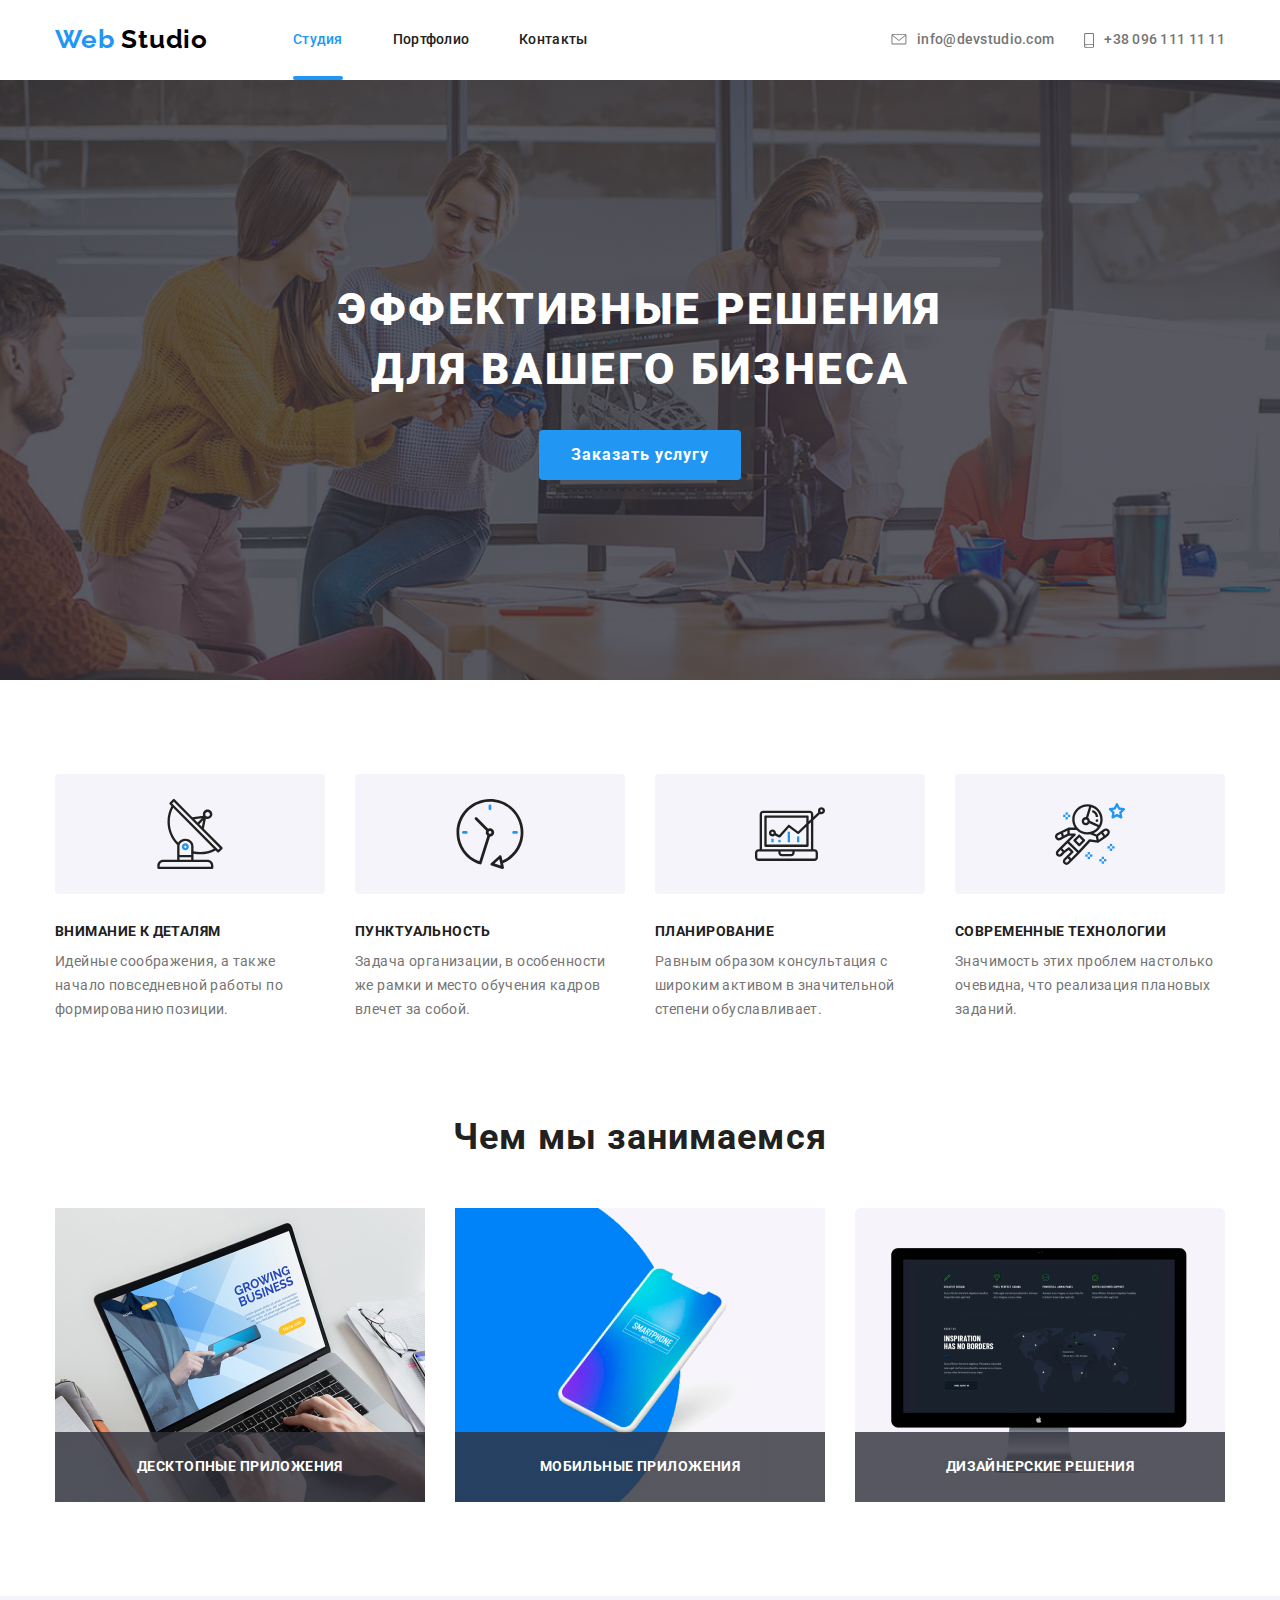
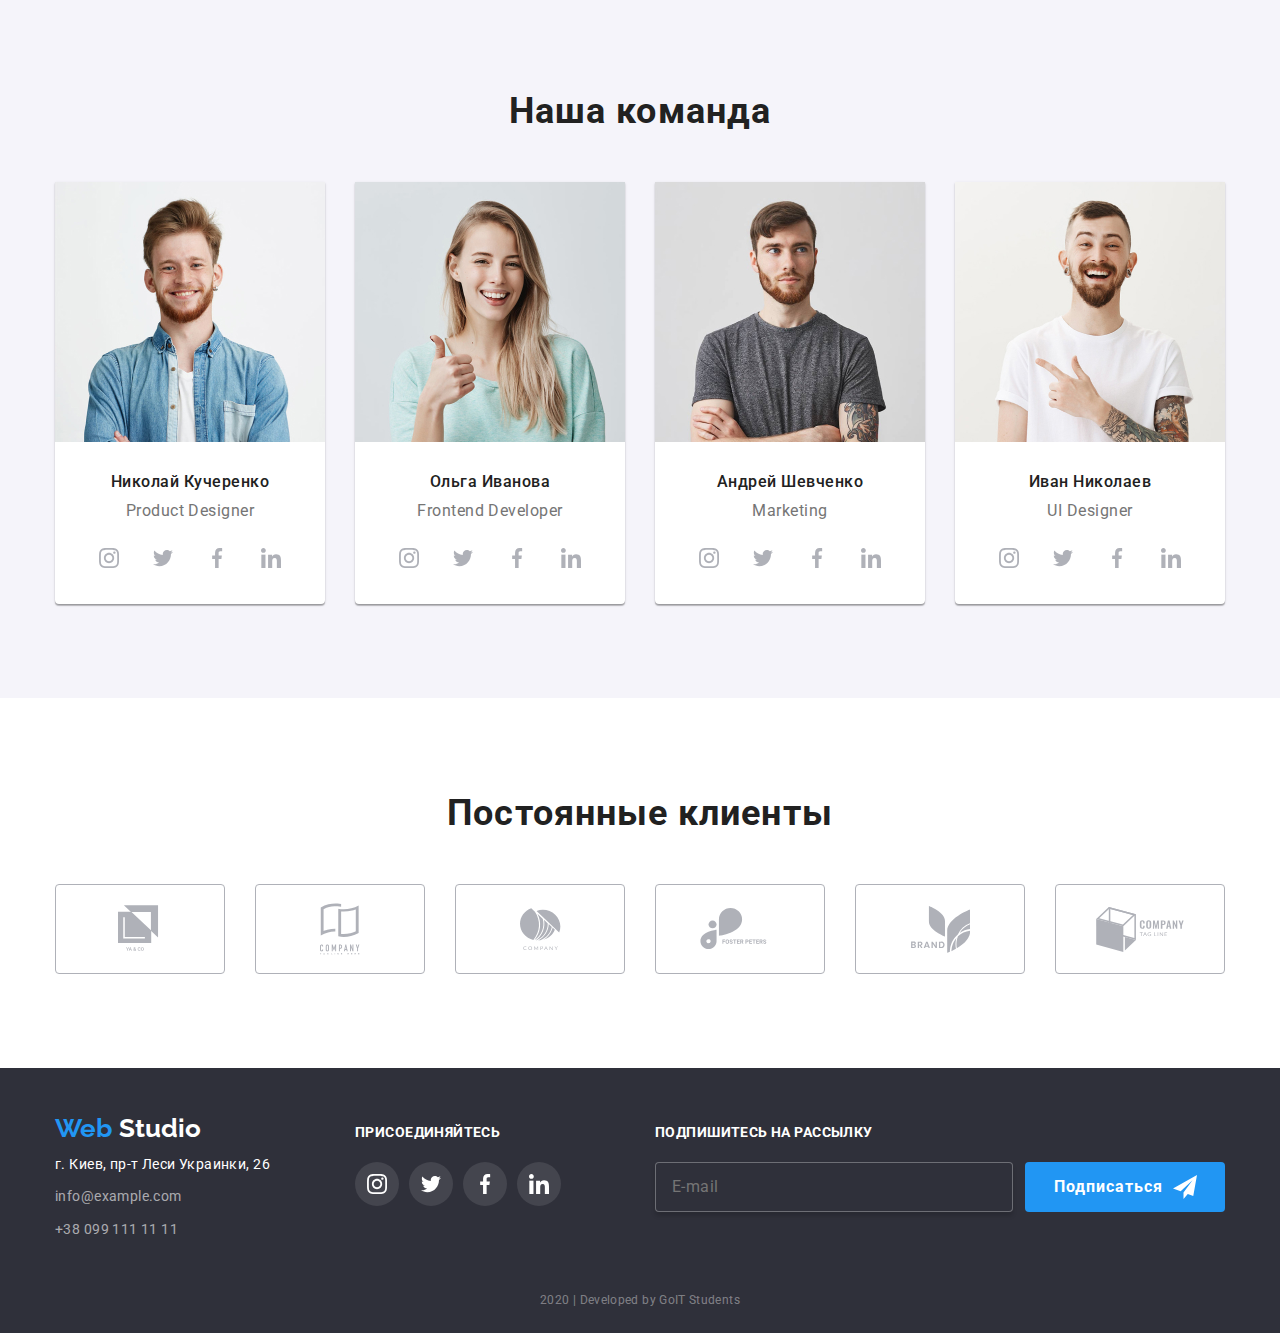
<file: index.html>
<!DOCTYPE html>
<html lang="ru">
  <head>
    <meta charset="UTF-8" />
    <meta name="viewport" content="width=device-width, initial-scale=1.0" />

    <link
      rel="stylesheet"
      href="https://fonts.googleapis.com/css2?family=Raleway:wght@700&family=Roboto:wght@400;500;700;900&display=swap"
    />
    <link
      rel="stylesheet"
      href="https://cdnjs.cloudflare.com/ajax/libs/modern-normalize/0.6.0/modern-normalize.min.css"
    />
    <link rel="stylesheet" href="./css/styles.css" />
    <title>Test Web Studio</title>
  </head>
  <body>
    <header class="page-header">
      <div class="container main-nav">
        <a class="logo-header" href="./index.html">
          <span class="logo-blue">Web</span>
          <span class="logo-black">Studio</span>
        </a>
        <nav>
          <ul class="site-nav">
            <li class="item">
              <a href="./index.html" class="link current">Студия</a>
            </li>
            <li class="item">
              <a href="./portfolio.html" class="link">Портфолио</a>
            </li>
            <li class="item"><a href="#" class="link">Контакты</a></li>
          </ul>
        </nav>
        <ul class="address-links">
          <li class="item">
            <a class="address-link" href="mailto:info@devstudio.com">
              <svg class="marg" width="16" height="11.2">
                <use href="./images/sprite.svg#icon-envelope"></use>
              </svg>
              info@devstudio.com
            </a>
          </li>
          <li class="item">
            <a class="address-link" href="tel:+380961111111">
              <svg class="marg" width="10" height="14.94">
                <use href="./images/sprite.svg#icon-smartphone"></use>
              </svg>
              +38 096 111 11 11
            </a>
          </li>
        </ul>
      </div>
    </header>
    <main>
      <section class="section-hero">
        <div class="container hero">
          <h1 class="hero-title">
            Эффективные решения для вашего бизнеса
          </h1>
          <button class="button-primary" type="button" data-modal-open>
            Заказать услугу
          </button>
          <!-- <a class="button-primary" href="/"> Заказать услугу </a> -->
        </div>
      </section>

      <!--Features-->
      <section class="feature">
        <div class="container">
          <ul class="box">
            <li class="item">
              <div class="fon-item">
                <svg width="70" height="70">
                  <use href="./images/sprite.svg#icon-antenna"></use>
                </svg>
              </div>
              <h3 class="features-title">ВНИМАНИЕ К ДЕТАЛЯМ</h3>
              <p class="text">
                Идейные соображения, а также начало повседневной работы по
                формированию позиции.
              </p>
            </li>
            <li class="item">
              <div class="fon-item">
                <svg width="70" height="70">
                  <use href="./images/sprite.svg#icon-clock"></use>
                </svg>
              </div>
              <h3 class="features-title">ПУНКТУАЛЬНОСТЬ</h3>
              <p class="text">
                Задача организации, в особенности же рамки и место обучения
                кадров влечет за собой.
              </p>
            </li>
            <li class="item">
              <div class="fon-item">
                <svg width="70" height="70">
                  <use href="./images/sprite.svg#icon-diagram"></use>
                </svg>
              </div>
              <h3 class="features-title">ПЛАНИРОВАНИЕ</h3>
              <p class="text">
                Равным образом консультация с широким активом в значительной
                степени обуславливает.
              </p>
            </li>
            <li class="item">
              <div class="fon-item">
                <svg width="70" height="70">
                  <use href="./images/sprite.svg#icon-astronaut"></use>
                </svg>
              </div>
              <h3 class="features-title">СОВРЕМЕННЫЕ ТЕХНОЛОГИИ</h3>
              <p class="text">
                Значимость этих проблем настолько очевидна, что реализация
                плановых заданий.
              </p>
            </li>
          </ul>
        </div>
      </section>

      <!--Чем мы занимаемся-->
      <section class="section">
        <div class="container">
          <h2 class="section-title">Чем мы занимаемся</h2>
          <ul class="work">
            <li class="work-item">
              <img src="./images/box1.jpg" alt=" десктопные приложения" />
              <h3 class="title">ДЕСКТОПНЫЕ ПРИЛОЖЕНИЯ</h3>
            </li>
            <li class="work-item">
              <img src="./images/box2.jpg" alt="мобильные приложения" />
              <h3 class="title">МОБИЛЬНЫЕ ПРИЛОЖЕНИЯ</h3>
            </li>
            <li class="work-item">
              <img src="./images/box3.jpg" alt="дизайнерские решения" />
              <h3 class="title">ДИЗАЙНЕРСКИЕ РЕШЕНИЯ</h3>
            </li>
          </ul>
        </div>
      </section>
      <!--Our team-->
      <section class="section team">
        <div class="container">
          <h2 class="section-title">Наша команда</h2>
          <ul class="team-box">
            <!-- Николай Кучеренко-->
            <li class="item bg-color">
              <img src="./images/img.jpg" alt="фото" width="270" />
              <div class="team-info">
                <h3 class="team-title">Николай Кучеренко</h3>
                <p class="team-text">Product Designer</p>
                <ul class="list-links">
                  <li class="item">
                    <a href="#" class="team-link">
                      <svg class="logotype" width="20" height="20">
                        <use href="./images/sprite.svg#icon-instagram"></use>
                      </svg>
                    </a>
                  </li>
                  <li class="item">
                    <a href="#" class="team-link">
                      <svg class="logotype" width="20" height="20">
                        <use href="./images/sprite.svg#icon-twitter"></use>
                      </svg>
                    </a>
                  </li>
                  <li class="item">
                    <a href="#" class="team-link">
                      <svg class="logotype" width="20" height="20">
                        <use href="./images/sprite.svg#icon-facebook"></use>
                      </svg>
                    </a>
                  </li>
                  <li class="item">
                    <a href="#" class="team-link">
                      <svg class="logotype" width="20" height="20">
                        <use href="./images/sprite.svg#icon-linkedin"></use>
                      </svg>
                    </a>
                  </li>
                </ul>
              </div>
            </li>
            <!-- Ольга Иванова-->
            <li class="item bg-color">
              <img src="./images/img-1.jpg" alt="фото" width="270" />
              <div class="team-info">
                <h3 class="team-title">Ольга Иванова</h3>
                <p class="team-text">Frontend Developer</p>
                <ul class="list-links">
                  <li class="item">
                    <a href="#" class="team-link">
                      <svg class="logotype" width="20" height="20">
                        <use href="./images/sprite.svg#icon-instagram"></use>
                      </svg>
                    </a>
                  </li>
                  <li class="item">
                    <a href="#" class="team-link">
                      <svg class="logotype" width="20" height="20">
                        <use href="./images/sprite.svg#icon-twitter"></use>
                      </svg>
                    </a>
                  </li>
                  <li class="item">
                    <a href="#" class="team-link">
                      <svg class="logotype" width="20" height="20">
                        <use href="./images/sprite.svg#icon-facebook"></use>
                      </svg>
                    </a>
                  </li>
                  <li class="item">
                    <a href="#" class="team-link">
                      <svg class="logotype" width="20" height="20">
                        <use href="./images/sprite.svg#icon-linkedin"></use>
                      </svg>
                    </a>
                  </li>
                </ul>
              </div>
            </li>
            <!--Андрей Шевченко-->
            <li class="item bg-color">
              <img src="./images/img-2.jpg" alt="фото" width="270" />
              <div class="team-info">
                <h3 class="team-title">Андрей Шевченко</h3>
                <p class="team-text">Marketing</p>
                <ul class="list-links">
                  <li class="item">
                    <a href="#" class="team-link">
                      <svg class="logotype" width="20" height="20">
                        <use href="./images/sprite.svg#icon-instagram"></use>
                      </svg>
                    </a>
                  </li>
                  <li class="item">
                    <a href="#" class="team-link">
                      <svg class="logotype" width="20" height="20">
                        <use href="./images/sprite.svg#icon-twitter"></use>
                      </svg>
                    </a>
                  </li>
                  <li class="item">
                    <a href="#" class="team-link">
                      <svg class="logotype" width="20" height="20">
                        <use href="./images/sprite.svg#icon-facebook"></use>
                      </svg>
                    </a>
                  </li>
                  <li class="item">
                    <a href="#" class="team-link">
                      <svg class="logotype" width="20" height="20">
                        <use href="./images/sprite.svg#icon-linkedin"></use>
                      </svg>
                    </a>
                  </li>
                </ul>
              </div>
            </li>
            <!--Иван Николаев-->
            <li class="item bg-color">
              <img src="./images/img-3.jpg" alt="фото" width="270" />
              <div class="team-info">
                <h3 class="team-title">Иван Николаев</h3>
                <p class="team-text">UI Designer</p>
                <ul class="list-links">
                  <li class="item">
                    <a href="#" class="team-link">
                      <svg class="logotype" width="20" height="20">
                        <use href="./images/sprite.svg#icon-instagram"></use>
                      </svg>
                    </a>
                  </li>
                  <li class="item">
                    <a href="#" class="team-link">
                      <svg class="logotype" width="20" height="20">
                        <use href="./images/sprite.svg#icon-twitter"></use>
                      </svg>
                    </a>
                  </li>
                  <li class="item">
                    <a href="#" class="team-link">
                      <svg class="logotype" width="20" height="20">
                        <use href="./images/sprite.svg#icon-facebook"></use>
                      </svg>
                    </a>
                  </li>
                  <li class="item">
                    <a href="#" class="team-link">
                      <svg class="logotype" width="20" height="20">
                        <use href="./images/sprite.svg#icon-linkedin"></use>
                      </svg>
                    </a>
                  </li>
                </ul>
              </div>
            </li>
          </ul>
        </div>
      </section>
      <!-- Постоянные клиенты -->
      <section class="section">
        <div class="container">
          <h2 class="section-title">Постоянные клиенты</h2>
          <ul class="box-client">
            <li class="client-item">
              <a class="client-logo" href="#">
                <svg class="icon" width="44.27" height="49.23">
                  <use href="./images/sprite.svg#icon-logo1"></use>
                </svg>
              </a>
            </li>
            <li class="client-item">
              <a class="client-logo" href="#">
                <svg class="icon" width="40" height="52">
                  <use href="./images/sprite.svg#icon-logo2"></use>
                </svg>
              </a>
            </li>
            <li class="client-item">
              <a class="client-logo" href="#">
                <svg class="icon" width="41" height="42.6">
                  <use href="./images/sprite.svg#icon-logo3"></use>
                </svg>
              </a>
            </li>
            <li class="client-item">
              <a class="client-logo" href="#">
                <svg class="icon" width="79.66" height="42.02">
                  <use href="./images/sprite.svg#icon-logo4"></use>
                </svg>
              </a>
            </li>
            <li class="client-item">
              <a class="client-logo" href="#">
                <svg class="icon" width="59" height="47">
                  <use href="./images/sprite.svg#icon-logo5"></use>
                </svg>
              </a>
            </li>
            <li class="client-item">
              <a class="client-logo" href="#">
                <svg class="icon" width="88.48" height="45.44">
                  <use href="./images/sprite.svg#icon-logo6"></use>
                </svg>
              </a>
            </li>
          </ul>
        </div>
      </section>
      <div class="backdrop is-hidden" data-modal>
        <div class="modal">
          <button data-modal-close class="button-close">
            <svg class="icon-close" width="18" height="18">
              <use href="./images/sprite.svg#icon-close-black"></use>
            </svg>
          </button>
          <span class="modal-title"
            >Оставьте свои данные, мы вам перезвоним</span
          >
          <form class="form">
            <ul>
              <li class="form-item">
                <label class="form-field">
                  <input
                    type="text"
                    class="form-input"
                    name="name"
                    placeholder=" "
                  />
                  <span class="form-label">Имя</span>
                  <span class="icon-modal">
                    <svg class="modal-svg" width="18" height="18">
                      <use href="./images/sprite.svg#icon-person-black"></use>
                    </svg>
                  </span>
                </label>
              </li>
              <li class="form-item">
                <label class="form-field">
                  <input
                    type="tel"
                    class="form-input"
                    name="tel"
                    placeholder=" "
                  />
                  <span class="form-label">Телефон</span>
                  <span class="icon-modal">
                    <svg class="modal-svg" width="18" height="18">
                      <use href="./images/sprite.svg#icon-phone-black"></use>
                    </svg>
                  </span>
                </label>
              </li>
              <li class="form-item">
                <label class="form-field">
                  <input
                    type="email"
                    class="form-input"
                    name="email"
                    placeholder=" "
                  />
                  <span class="form-label">Почта</span>
                  <span class="icon-modal">
                    <svg class="modal-svg" width="18" height="18">
                      <use href="./images/sprite.svg#icon-email-black"></use>
                    </svg>
                  </span>
                </label>
              </li>
              <li class="form-item">
                <label class="form-field">
                  <textarea
                    class="comment-input"
                    name="comment"
                    placeholder=" "
                  ></textarea>
                  <span class="comment-label">Комментарий</span>
                </label>
              </li>
            </ul>
            <label class="checkbox-label">
              <input type="checkbox" class="checkbox" name="terms" />
              <span class="checkbox-icon"></span>
              <span class="label-text">
                Соглашаюсь с рассылкой и принимаю
                <a class="checkbox-link" href="#">Условия договора</a>
              </span>
            </label>

            <button class="button-modal" type="submit">Отправить</button>
          </form>
        </div>
      </div>
    </main>
    <footer class="footer">
      <div class="container footer-cont">
        <div>
          <a class="logo-footer" href="./index.html">
            <span class="logo-blue">Web</span>
            <span class="logo-white">Studio</span>
          </a>

          <address class="footer-add">
            <p class="footer-white">г. Киев, пр-т Леси Украинки, 26</p>

            <p class="address-footer">
              <a href="mailto:info@example.com" class="footer-link"
                >info@example.com</a
              >
            </p>

            <p class="address-footer">
              <a href="tel:+380991111111" class="footer-link"
                >+38 099 111 11 11</a
              >
            </p>
          </address>
        </div>
        <div class="social">
          <b class="text-white">ПРИСОЕДИНЯЙТЕСЬ</b>
          <ul class="social-links">
            <li class="item">
              <a href="#" class="social-link">
                <svg class="logotype" width="20" height="20">
                  <use href="./images/sprite.svg#icon-instagram"></use>
                </svg>
              </a>
            </li>
            <li class="item">
              <a href="#" class="social-link">
                <svg class="logotype" width="20" height="20">
                  <use href="./images/sprite.svg#icon-twitter"></use>
                </svg>
              </a>
            </li>
            <li class="item">
              <a href="#" class="social-link">
                <svg class="logotype" width="20" height="20">
                  <use href="./images/sprite.svg#icon-facebook"></use>
                </svg>
              </a>
            </li>
            <li class="social-item">
              <a href="#" class="social-link">
                <svg class="logotype" width="20" height="20">
                  <use href="./images/sprite.svg#icon-linkedin"></use>
                </svg>
              </a>
            </li>
          </ul>
        </div>

        <div class="mail">
          <b class="text-white">ПОДПИШИТЕСЬ НА РАССЫЛКУ</b>
          <form class="right">
            <label class="button-mail"
              ><input
                class="button-input"
                type="email"
                name="email"
                placeholder="E-mail"
            /></label>
            <button class="button-telegram" type="button">
              Подписаться
              <svg class="imgtel" width="24" height="24">
                <use href="./images/sprite.svg#icon-icon-send"></use>
              </svg>
            </button>
          </form>
        </div>
      </div>
      <p class="footer-text">2020 | Developed by GoIT Students</p>
    </footer>
    <script src="./js/modal.js"></script>
  </body>
</html>
</file>
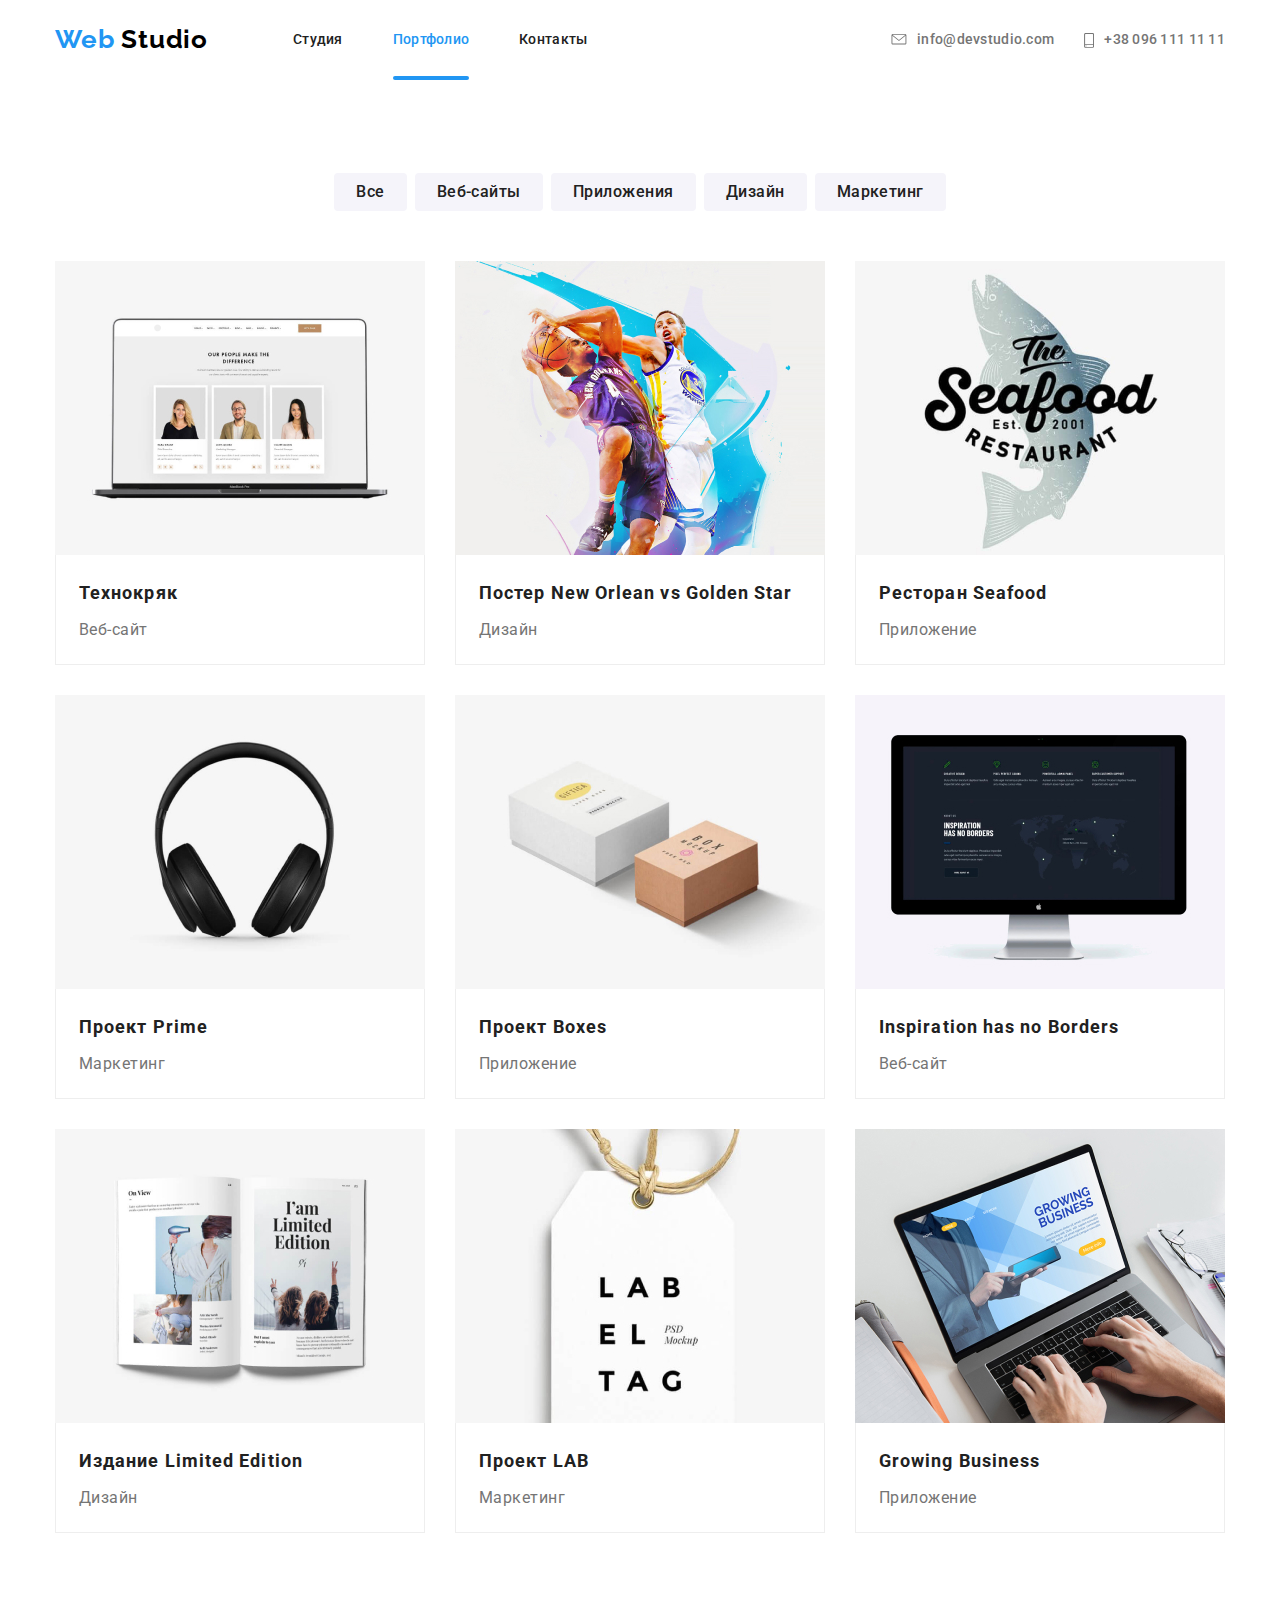
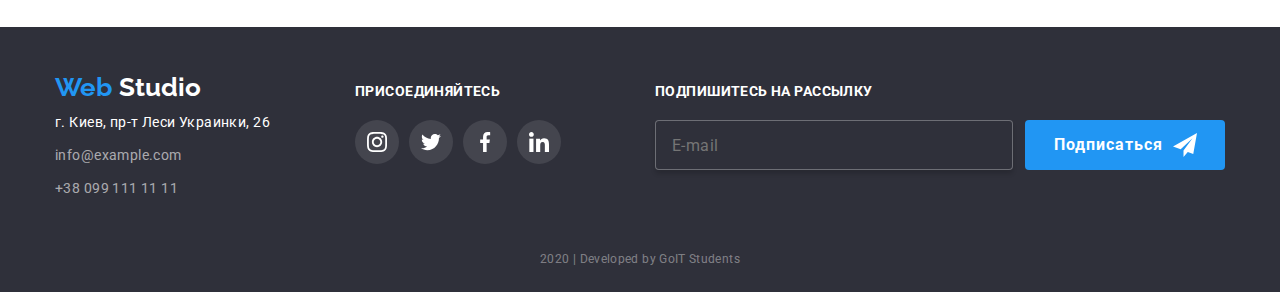
<file: portfolio.html>
<!DOCTYPE html>
<html lang="ru">
  <head>
    <meta charset="UTF-8" />
    <meta name="viewport" content="width=device-width, initial-scale=1.0" />
    <link
      rel="stylesheet"
      href="https://fonts.googleapis.com/css2?family=Raleway:wght@700&family=Roboto:wght@400;500;700;900&display=swap"
    />
    <link
      rel="stylesheet"
      href="https://cdnjs.cloudflare.com/ajax/libs/modern-normalize/0.6.0/modern-normalize.min.css"
    />
    <link rel="stylesheet" href="./css/styles.css" />
    <title>Portfolio</title>
  </head>
  <body>
    <header class="page-header">
      <div class="container main-nav">
        <a class="logo-header" href="./index.html">
          <span class="logo-blue">Web</span>
          <span class="logo-black">Studio</span>
        </a>
        <nav>
          <ul class="site-nav">
            <li class="item">
              <a href="./index.html" class="link">Студия</a>
            </li>
            <li class="item">
              <a href="./portfolio.html" class="link current">Портфолио</a>
            </li>
            <li class="item"><a href="/" class="link">Контакты</a></li>
          </ul>
        </nav>
        <ul class="address-links">
          <li class="item">
            <a class="address-link" href="mailto:info@devstudio.com">
              <svg class="marg" width="16" height="11.2">
                <use href="./images/sprite.svg#icon-envelope"></use>
              </svg>
              info@devstudio.com
            </a>
          </li>
          <li class="item">
            <a class="address-link" href="tel:+380961111111">
              <svg class="marg" width="10" height="14.94">
                <use href="./images/sprite.svg#icon-smartphone"></use>
              </svg>
              +38 096 111 11 11
            </a>
          </li>
        </ul>
      </div>
    </header>
    <main>
      <section class="project">
        <!-- filters -->
        <div class="container">
          <ul class="button-filters">
            <li class="item">
              <button class="button-changes" type="button">Все</button>
            </li>
            <li class="item">
              <button class="button-changes" type="button">Веб-сайты</button>
            </li>
            <li class="item">
              <button class="button-changes" type="button">Приложения</button>
            </li>
            <li class="item">
              <button class="button-changes" type="button">Дизайн</button>
            </li>
            <li class="item">
              <button class="button-changes" type="button">Маркетинг</button>
            </li>
          </ul>

          <!-- Project -->

          <ul class="pictures-place">
            <li class="project-item">
              <a class="shadow" href="#">
                <div class="card-changes">
                  <img src="./images/img21.jpg" alt="кряк" width="370" />
                  <p class="changes-text">
                    Технокряк это современная площадка распространения
                    коронавируса. Компании используют эту платформу для
                    цифрового шпионажа и атак на защищённые сервера конкурентов.
                  </p>
                </div>
                <div class="project-text">
                  <h2 class="port-title">Технокряк</h2>
                  <p class="port-text">Веб-сайт</p>
                </div>
              </a>
            </li>
            <li class="project-item">
              <a class="shadow" href="#">
                <div class="card-changes">
                  <img
                    src="./images/img22.jpg"
                    alt="Новый Орлеан"
                    width="370"
                  />
                  <p class="changes-text">
                    Технокряк это современная площадка распространения
                    коронавируса. Компании используют эту платформу для
                    цифрового шпионажа и атак на защищённые сервера конкурентов.
                  </p>
                </div>
                <div class="project-text">
                  <h1 class="port-title">Постер New Orlean vs Golden Star</h1>
                  <p class="port-text">Дизайн</p>
                </div>
              </a>
            </li>
            <li class="project-item">
              <a class="shadow" href="#">
                <div class="card-changes">
                  <img
                    src="./images/img23.jpg"
                    alt="Море продукті"
                    width="370"
                  />
                  <p class="changes-text">
                    Технокряк это современная площадка распространения
                    коронавируса. Компании используют эту платформу для
                    цифрового шпионажа и атак на защищённые сервера конкурентов.
                  </p>
                </div>
                <div class="project-text">
                  <h2 class="port-title">Ресторан Seafood</h2>
                  <p class="port-text">Приложение</p>
                </div>
              </a>
            </li>
            <li class="project-item">
              <a class="shadow" href="#">
                <div class="card-changes">
                  <img
                    src="./images/img24.jpg"
                    alt="Проект Prime"
                    width="370"
                  />
                  <p class="changes-text">
                    Технокряк это современная площадка распространения
                    коронавируса. Компании используют эту платформу для
                    цифрового шпионажа и атак на защищённые сервера конкурентов.
                  </p>
                </div>
                <div class="project-text">
                  <h2 class="port-title">Проект Prime</h2>
                  <p class="port-text">Маркетинг</p>
                </div>
              </a>
            </li>
            <li class="project-item">
              <a class="shadow" href="#">
                <div class="card-changes">
                  <img
                    src="./images/img25.jpg"
                    alt="Проект Boxes"
                    width="370"
                  />

                  <p class="changes-text">
                    Технокряк это современная площадка распространения
                    коронавируса. Компании используют эту платформу для
                    цифрового шпионажа и атак на защищённые сервера конкурентов.
                  </p>
                </div>
                <div class="project-text">
                  <h2 class="port-title">Проект Boxes</h2>
                  <p class="port-text">Приложение</p>
                </div>
              </a>
            </li>
            <li class="project-item">
              <a class="shadow" href="#">
                <div class="card-changes">
                  <img
                    src="./images/img26.jpg"
                    alt="Вдохновение не имеет границ"
                    width="370"
                  />
                  <p class="changes-text">
                    Технокряк это современная площадка распространения
                    коронавируса. Компании используют эту платформу для
                    цифрового шпионажа и атак на защищённые сервера конкурентов.
                  </p>
                </div>
                <div class="project-text">
                  <h2 class="port-title">Inspiration has no Borders</h2>
                  <p class="port-text">Веб-сайт</p>
                </div>
              </a>
            </li>
            <li class="project-item">
              <a class="shadow" href="#">
                <div class="card-changes">
                  <img
                    src="./images/img27.jpg"
                    alt="Издание Limited Edition"
                    width="370"
                  />
                  <p class="changes-text">
                    Технокряк это современная площадка распространения
                    коронавируса. Компании используют эту платформу для
                    цифрового шпионажа и атак на защищённые сервера конкурентов.
                  </p>
                </div>
                <div class="project-text">
                  <h2 class="port-title">Издание Limited Edition</h2>
                  <p class="port-text">Дизайн</p>
                </div>
              </a>
            </li>
            <li class="project-item">
              <a class="shadow" href="#">
                <div class="card-changes">
                  <img src="./images/img28.jpg" alt="Проект LAB" width="370" />

                  <p class="changes-text">
                    Технокряк это современная площадка распространения
                    коронавируса. Компании используют эту платформу для
                    цифрового шпионажа и атак на защищённые сервера конкурентов.
                  </p>
                </div>
                <div class="project-text">
                  <h2 class="port-title">Проект LAB</h2>
                  <p class="port-text">Маркетинг</p>
                </div>
              </a>
            </li>
            <li class="project-item">
              <a class="shadow" href="#">
                <div class="card-changes">
                  <img
                    src="./images/img29.jpg"
                    alt="Растущий бизнес"
                    width="370"
                  />
                  <p class="changes-text">
                    Технокряк это современная площадка распространения
                    коронавируса. Компании используют эту платформу для
                    цифрового шпионажа и атак на защищённые сервера конкурентов.
                  </p>
                </div>
                <div class="project-text">
                  <h2 class="port-title">Growing Business</h2>
                  <p class="port-text">Приложение</p>
                </div>
              </a>
            </li>
          </ul>
        </div>
      </section>
    </main>
    <footer class="footer">
      <div class="container footer-cont">
        <div>
          <a class="logo-footer" href="./index.html">
            <span class="logo-blue">Web</span>
            <span class="logo-white">Studio</span>
          </a>

          <address class="footer-add">
            <p class="footer-white">г. Киев, пр-т Леси Украинки, 26</p>

            <p class="address-footer">
              <a href="mailto:info@example.com" class="footer-link"
                >info@example.com</a
              >
            </p>

            <p class="address-footer">
              <a href="tel:+380991111111" class="footer-link"
                >+38 099 111 11 11</a
              >
            </p>
          </address>
        </div>
        <div class="social">
          <b class="text-white">ПРИСОЕДИНЯЙТЕСЬ</b>
          <ul class="social-links">
            <li class="item">
              <a href="#" class="social-link">
                <svg class="logotype" width="20" height="20">
                  <use href="./images/sprite.svg#icon-instagram"></use>
                </svg>
              </a>
            </li>
            <li class="item">
              <a href="#" class="social-link">
                <svg class="logotype" width="20" height="20">
                  <use href="./images/sprite.svg#icon-twitter"></use>
                </svg>
              </a>
            </li>
            <li class="item">
              <a href="#" class="social-link">
                <svg class="logotype" width="20" height="20">
                  <use href="./images/sprite.svg#icon-facebook"></use>
                </svg>
              </a>
            </li>
            <li class="social-item">
              <a href="#" class="social-link">
                <svg class="logotype" width="20" height="20">
                  <use href="./images/sprite.svg#icon-linkedin"></use>
                </svg>
              </a>
            </li>
          </ul>
        </div>

        <div class="mail">
          <b class="text-white">ПОДПИШИТЕСЬ НА РАССЫЛКУ</b>
          <form class="right">
            <label class="button-mail"
              ><input
                class="button-input"
                type="email"
                name="email"
                placeholder="E-mail"
            /></label>
            <button class="button-telegram" type="button">
              Подписаться
              <svg class="imgtel" width="24" height="24">
                <use href="./images/sprite.svg#icon-icon-send"></use>
              </svg>
            </button>
          </form>
        </div>
      </div>
      <p class="footer-text">2020 | Developed by GoIT Students</p>
    </footer>
  </body>
</html>
</file>
<file: css/styles.css>
/* основний колір тексту #757575*/
/*  другорядний колір тексту #212121*/

/* основний колір фону  #E5E5E5;*/
/* другорядний колір фону #F5F4FA */
/* kolip постоянні кліенти #AFB1B8 */
/* футер основний колір фону #2F303A */
/* футер основний колір тексту #FFFFFF */
/* футер другорядний колір тексту rgba(255, 255, 255, 0.6) */
/* футер колір нижнього тексту rgba(255, 255, 255, 0.4) */

/* змінний колір #2196F3 */
/* Web  #2196F3 */
/* stydio  #000000*/
/* швидкість змінення властивості cubic-bezier(0.4, 0, 0.2, 1).  */
/* колір фону оверлей  rgba(33, 150, 243, 0.9) */
:root {
  --primary-background: #e5e5e5;
  --primary-text-color: #757575;
  --secondary-text-color: #212121;
  --primary-white: #ffffff;
  --color-gray: #afb1b8;
  --color-changes: #2196f3;
  --footer-color: #2f303a;
  --timing-function: cubic-bezier(0.4, 0, 0.2, 1);
}
.visually-hidden {
  position: absolute;
  width: 1px;
  height: 1px;
  margin: 1px;
  border: 0;
  padding: 0;
  clip: roct(0 0 0 0);
  overflow: hidden;
}
body {
  /* overflow-y: scroll; */
  background-color: var(--primary-white);
  color: var(--primary-text-color);
}

a,
p,
ul,
div,
h1,
h2,
h3 {
  margin: 0px;
  padding: 0px;
}
a {
  display: block;
  text-decoration: none;
}

ul {
  list-style: none;
}

img {
  display: block;
  /* max-width: 100%;
  height: auto; */
}

/* HEADER */

.container {
  width: 1200px;
  padding-left: 15px;
  padding-right: 15px;
  margin-left: auto;
  margin-right: auto;
}
.main-nav {
  display: flex;
  justify-content: center;
  align-items: center;
  text-align: center;
  font-style: normal;
}
.logo-header {
  margin-top: 24px;
  margin-bottom: 25px;
  width: 153px;
  display: flex;
  font-family: "Raleway", sans-serif;
  font-weight: 700;
  font-size: 26px;
  line-height: 1.2;

  /* identical to box height */
  letter-spacing: 0.03em;
}
.logo-blue {
  margin-right: 7px;
  color: var(--color-changes);
}
.logo-black {
  color: #000000;
}
.logo-white {
  color: var(--primary-white);
}

.site-nav {
  width: 294px;
  margin-left: 85px;
  display: flex;
  cursor: pointer;
}

.site-nav .link {
  position: relative;
  padding-top: 32px;
  padding-bottom: 32px;
  display: block;
  color: var(--secondary-text-color);
  font-family: "Roboto", sans-serif;
  font-weight: 500;
  font-size: 14px;
  line-height: 1.14;
  letter-spacing: 0.02em;
  transition: color 250ms var(--timing-function);
}

.site-nav .item:not(:last-child) {
  margin-right: 50px;
}

/* зміна кольору */
.site-nav .link:hover,
.site-nav .link:focus {
  color: var(--color-changes);
}

.site-nav .link.current {
  color: var(--color-changes);
}
.current::after {
  content: "";
  position: absolute;
  width: 100%;
  height: 4px;
  left: 0;
  bottom: 0;
  border-radius: 2px;
  background-color: var(--color-changes);
  transition: background-color 250ms var(--timing-function);
}

/* tel, mail */
.address-links {
  display: flex;
  margin-left: auto;
  font-family: "Roboto", sans-serif;
  font-style: normal;
  font-weight: 500;
  font-size: 14px;
  line-height: 1.14;
  letter-spacing: 0.02em;
}

.address-link {
  display: flex;
  align-items: center;
  cursor: pointer;
  color: var(--primary-text-color);
  fill: var(--primary-text-color);
  transition: color 250ms var(--timing-function),
    fill 250ms var(--timing-function);
}

.address-link:hover,
.address-link:focus {
  fill: var(--color-changes);
  color: var(--color-changes);
}
.address-links .item:not(:last-child) {
  margin-right: 30px;
}
.marg {
  margin-right: 10px;
  fill: currentColor;
}

/* HERO */

.section-hero {
  height: 600px;
  max-width: 1600px;
  margin-left: auto;
  margin-right: auto;
  display: flex;
  align-items: center;
  text-align: center;
  background-image: linear-gradient(
      rgba(47, 48, 58, 0.8),
      rgba(47, 48, 58, 0.8)
    ),
    url(../images/headerimg.jpg);
  background-position: center;
  background-size: cover;
}

.hero {
  display: flex;
  justify-content: center;
  align-items: center;
  flex-direction: column;
}
.hero-title {
  width: 696px;
  text-align: center;
  font-family: "Roboto", sans-serif;
  margin-bottom: 30px;
  font-weight: 900;
  font-size: 44px;
  line-height: 1.36;

  /* or 136% */
  letter-spacing: 0.06em;
  text-transform: uppercase;
  color: var(--primary-white);
}
.button-primary {
  display: flex;
  align-items: center;
  text-align: center;
  font-family: "Roboto", sans-serif;
  font-style: normal;
  font-weight: 700;
  font-size: 16px;
  line-height: 1.88;
  background-color: var(--color-changes);
  color: var(--primary-white);
  letter-spacing: 0.06em;
  padding: 10px 32px;
  border-radius: 4px;
  border: 0px;
}

/*Feature  */
.feature {
  display: flex;
  align-items: center;
  padding-top: 94px;
}

.box {
  display: flex;
}
.box .item:not(:last-child) {
  margin-right: 30px;
}
.fon-item {
  height: 120px;
  padding: 25px 100px;

  border-radius: 4px;
  background-color: #f5f4fa;
  margin-bottom: 30px;
}

.features-title {
  margin-top: 30px;
  margin-bottom: 10px;
  font-family: "Roboto", sans-serif;
  font-weight: 700;
  font-size: 14px;
  line-height: 1.14;
  letter-spacing: 0.03em;
  color: var(--secondary-text-color);
  text-align: start;
}
.text {
  width: 270px;
  font-family: "Roboto", sans-serif;
  font-weight: 400;
  font-size: 14px;
  line-height: 1.71;

  /* or 171% */
  letter-spacing: 0.03em;
  text-align: start;
}

/* Чем мы занимаемся */
.section {
  display: flex;
  padding-top: 94px;
  padding-bottom: 94px;
}

.section-title {
  margin-bottom: 50px;
  font-family: "Roboto", sans-serif;
  font-weight: 700;
  font-size: 36px;
  line-height: 1.17;
  text-align: center;
  letter-spacing: 0.03em;
  color: var(--secondary-text-color);
}
.work {
  display: flex;
  align-items: center;
}
.work .work-item:not(:last-child) {
  margin-right: 30px;
}
.work-item {
  position: relative;
  display: block;
}

.title {
  position: absolute;
  width: 100%;
  height: 70px;
  left: 0px;
  bottom: 0px;
  display: flex;
  justify-content: center;
  align-items: center;
  font-family: "Roboto", sans-serif;
  font-weight: 700;
  font-size: 14px;
  line-height: 1.14px;
  text-align: center;
  letter-spacing: 0.03em;
  color: var(--primary-white);
  background-image: linear-gradient(
    rgba(47, 48, 58, 0.8),
    rgba(47, 48, 58, 0.8)
  );
}

/* our team */
.team {
  background-color: #f5f4fa;
}

.team-box {
  display: flex;
  align-items: center;
}
.team-box .item:not(:last-child) {
  margin-right: 30px;
}

.bg-color {
  width: 270px;
  cursor: pointer;
  border-radius: 0px 0px 4px 4px;
  background-color: var(--primary-white);
  box-shadow: 0px 2px 1px rgba(0, 0, 0, 0.2), 0px 1px 1px rgba(0, 0, 0, 0.14),
    0px 1px 3px rgba(0, 0, 0, 0.12);
}

.team-info {
  padding-top: 30px;
  padding-bottom: 24px;
}
.team-title {
  margin-bottom: 10px;
  font-family: "Roboto", sans-serif;
  font-weight: 500;
  font-size: 16px;
  line-height: 1.19;

  /* identical to box height */
  text-align: center;
  letter-spacing: 0.03em;
  color: var(--secondary-text-color);
}
.team-text {
  margin-bottom: 16px;
  font-family: "Roboto", sans-serif;
  font-weight: 400;
  font-size: 16px;
  line-height: 1.19;

  /* identical to box height */
  text-align: center;
  letter-spacing: 0.03em;
  color: var(--primary-text-color);
}
.list-links {
  width: 206px;
  display: flex;
  margin-left: 32px;
  margin-right: 32px;
}
.team-link {
  width: 44px;
  height: 44px;
  display: flex;
  justify-content: center;
  align-items: center;
  border-radius: 50%;
  fill: var(--color-gray);
  background-color: var(--primary-white);
  transition: background-color 250ms var(--timing-function),
    fill 250ms var(--timing-function);
}
.logotype {
  cursor: pointer;
}
.list-links .item:not(:last-child) {
  margin-right: 10px;
}

.team-link:hover,
.team-link:focus {
  fill: var(--primary-white);
  border-radius: 50%;
  background-color: var(--color-changes);
}

/* <!-- Постоянные клиенты --> */
.box-client {
  display: flex;
  justify-content: center;
}
.box-client .client-item:not(:last-child) {
  margin-right: 30px;
}

.client-logo {
  width: 170px;
  height: 90px;
  display: flex;
  justify-content: center;
  align-items: center;
  border: 1px solid var(--color-gray);
  border-radius: 4px;
  fill: var(--color-gray);
  transition: border 250ms var(--timing-function),
    fill 250ms var(--timing-function);
}
.icon {
  cursor: pointer;
}
.client-logo:hover,
.client-logo:focus {
  /* transition: color 250ms var(--timing-function); */

  border-color: var(--color-changes);
  fill: var(--color-changes);
}
/* Модальне вікно */
.backdrop {
  position: fixed;
  top: 0;
  left: 0;
  right: 0;
  bottom: 0;
  width: 100%;
  height: 100%;
  background-color: rgba(0, 0, 0, 0.2);
}

.modal {
  position: absolute;
  top: 50%;
  left: 50%;
  width: 528px;
  height: 581px;
  padding: 40px;
  text-align: center;
  background-color: var(--primary-white);
  transform: translate(-50%, -50%) scale(1);
  transition: transform 250ms var(--timing-function);
  box-shadow: 0px 2px 1px rgba(0, 0, 0, 0.2), 0px 1px 1px rgba(0, 0, 0, 0.14),
    0px 1px 3px rgba(0, 0, 0, 0.12);
  border-radius: 4px;
}

.backdrop.is-hidden .modal {
  transform: translate(-50%, -50%) scale(0);
}
/* .backdrop.modal body {
  position: fixed;
} */

.backdrop.is-hidden {
  position: absolute;
  width: 1px;
  height: 1px;
  margin: 1px;
  border: 0;
  padding: 0;
  clip: roct(0 0 0 0);
  overflow: hidden;
  opacity: 0;
  pointer-events: none;
}

.modal-title {
  margin-bottom: 30px;
  font-family: "Roboto", sans-serif;
  font-style: normal;
  font-weight: 700;
  font-size: 20px;
  line-height: 23px;
  text-align: center;
  letter-spacing: 0.03em;

  line-height: 1.15;
  color: var(--secondary-text-color);
}
.form {
  margin-top: 30px;
}
.button-close {
  position: absolute;
  top: 8px;
  right: 8px;
  width: 30px;
  height: 30px;
  display: flex;
  align-items: center;
  justify-content: center;
  background-color: #ffffff;

  border-radius: 50%;
  border: 1px solid rgba(0, 0, 0, 0.1);
  color: #000000;
  cursor: pointer;
}

.button-close:hover,
.button-close:focus {
  color: var(--color-changes);
}

.icon-close {
  position: absolute;
  transform: translate(0, 0) scale(1);
  transition: transform 250ms var(--timing-function);
  fill: currentColor;
}

.form .button-modal {
  margin-top: 30px;
}

.form-field {
  position: relative;
  display: block;
}
.form-field:focus-within > .comment-label,
.comment-input:not(:placeholder-shown) + .comment-label {
  font-size: 12px;
  transform: translateY(-30px);
  color: var(--color-changes);
}

.form-input {
  display: block;
  padding-top: 12px;
  padding-right: 18px;
  padding-bottom: 12px;
  padding-left: 42px;
  width: 100%;
  height: 40px;
  border: 1px solid rgba(33, 33, 33, 0.2);
  border-radius: 4px;
}

.form-input:focus {
  border: 1px solid #2196f3;
  outline: transparent;
}

.form-field:focus-within > .form-label,
.form-input:not(:placeholder-shown) + .form-label {
  font-size: 12px;
  line-height: 1.17;
  transform: translate(-26px, -38px);
  color: var(--color-changes);
}

.form-label {
  position: absolute;
  top: 50%;
  left: 42px;
  font-size: 14px;
  line-height: 1.14;
  letter-spacing: 0.01em;
  transform: translateY(-50%);
  color: var(--primary-text-color);
  transition: transform 250ms var(--timing-function),
    color 250ms var(--timing-function), font-size 250ms var(--timing-function);
}

.icon-modal {
  display: inline-block;
  width: 18px;
  height: 18px;
  position: absolute;
  top: 50%;
  left: 16px;
  color: var(--secondary-text-color);
  transform: translateY(-50%);
  transition: transform 250ms var(--timing-function);
}

.form-field:focus-within > .icon-modal {
  color: var(--color-changes);
}

.modal-svg {
  fill: currentColor;
}

.form-item:not(:first-child) {
  margin-top: 28px;
}
.comment-label {
  position: absolute;
  top: 12px;
  left: 16px;
  line-height: 1.14;
  letter-spacing: 0.01em;
  transform: translate(0, 0);
  color: var(--primary-text-color);
  transition: transform 250ms cubic-bezier(0.4, 0, 0.2, 1),
    font-size 250ms cubic-bezier(0.4, 0, 0.2, 1);
}

.comment-input {
  display: block;
  padding: 12px 16px;
  width: 100%;
  height: 120px;
  border: 1px solid rgba(33, 33, 33, 0.2);

  border-radius: 4px;
  resize: none;
}

.comment-input:focus {
  border: 1px solid #2196f3;
  outline: transparent;
}
.checkbox {
  position: absolute;
  width: 1px;
  height: 1px;
  margin: -1px;
  padding: 0;
  overflow: hidden;
  border: 0;
  clip: rect(0 0 0 0);
}

.checkbox-label {
  display: inline-flex;
  align-items: center;
  margin-top: 20px;
}

.label-text {
  font-family: Roboto;
  font-style: normal;
  font-weight: 400;
  font-size: 14px;
  line-height: 1.71;

  /* identical to box height, or 171% */
  letter-spacing: 0.03em;
  color: var(--primary-text-color);
}

.checkbox-link {
  display: inline-block;
  font-family: Roboto;
  font-style: normal;
  font-weight: 400;
  font-size: 14px;
  line-height: 1.71x;

  /* identical to box height, or 171% */
  letter-spacing: 0.03em;
  text-decoration-line: underline;
  color: var(--color-changes);
}

.checkbox-icon {
  display: inline-block;
  margin-right: 7px;
  width: 16px;
  height: 15px;
  background-color: var(--primary-white);
  border: 2px solid #212121;
  border-radius: 2px;
}

.checkbox:checked + .checkbox-icon {
  background-color: var(--color-changes);
  border: 2px solid var(--color-changes);
  border-radius: 2px;
  background-image: url(../images/icon-check.svg);
  background-size: contain;
  background-origin: border-box;
}

.button-modal {
  text-align: center;
  font-family: "Roboto", sans-serif;
  font-style: normal;
  font-weight: 700;
  font-size: 16px;
  line-height: 1.87;
  background-color: var(--color-changes);
  color: var(--primary-white);
  letter-spacing: 0.06em;
  padding: 10px 55px;
  border-radius: 4px;
  border: 0px;
}

/* --FOOTER-- */

.footer {
  background-color: #2f303a;
  /*  #2F303A */
}
.footer-cont {
  padding-top: 45px;
  padding-bottom: 28px;
  display: flex;
  align-items: baseline;
}
.logo-footer {
  width: 153px;
  display: flex;
  font-family: "Raleway", sans-serif;
  font-weight: 700;
  font-size: 26px;
  line-height: 1.2;
}
.footer-add {
  width: 231px;

  margin-top: 8px;
  font-family: "Roboto", sans-serif;
  font-style: normal;
  font-weight: 400;
  font-size: 14px;
  line-height: 1.71;
  letter-spacing: 0.03em;
}
.footer-white {
  text-align: left;
  color: var(--primary-white);
}
.address-footer {
  margin-top: 9px;
  text-align: left;
}
.footer-link {
  color: rgba(255, 255, 255, 0.6);
  transition: color 250ms var(--timing-function);
}
/* Color section */
.footer-link:hover,
.footer-link:focus {
  color: var(--color-changes);
}

.social {
  width: 206px;
  margin-left: 69px;
}
.social-links {
  margin-top: 20px;
  display: flex;
  justify-content: space-between;
}
.social-links .item:not(:last-child) {
  margin-right: 10px;
}
.social-link {
  width: 44px;
  height: 44px;
  display: flex;
  justify-content: center;
  align-items: center;
  fill: var(--primary-white);
  border-radius: 50%;
  background-color: rgba(255, 255, 255, 0.1);
  transition: background-color 250ms var(--timing-function);
}
.social-link:hover,
.social-link:focus {
  border-radius: 50%;
  background-color: var(--color-changes);
}
.right {
  margin-top: 20px;
  display: flex;
}
.mail {
  width: 570px;
  height: 86px;
  margin-left: 94px;
}
.button-mail {
  margin-right: 12px;
}

.button-input {
  height: 50px;
  width: 358px;
  padding: 15px 16px;
  font-family: "Roboto", sans-serif;
  font-weight: 400;
  font-size: 16px;
  line-height: 1.25;
  /* identical to box height, or 125% */
  letter-spacing: 0.03em;
  color: rgba(255, 255, 255, 0.6);
  background-color: var(--footer-color);
  border-radius: 4px;
  border: 1px solid rgba(255, 255, 255, 0.3);
  box-shadow: 0px 4px 4px rgba(0, 0, 0, 0.15);
}
.button-telegram {
  width: 200px;
  height: 50px;
  border: 0px;
  padding-right: 28px;
  padding-left: 29px;
  padding-top: 10px;
  padding-bottom: 10px;

  border-radius: 4px;
  background-color: var(--color-changes);

  display: flex;
  align-items: center;
  justify-content: center;
  font-family: "Roboto", sans-serif;
  font-weight: 700;
  font-size: 16px;
  /* identical to box height, or 187% */
  line-height: 1.87;
  letter-spacing: 0.06em;

  color: var(--primary-white);
}

.imgtel {
  fill: currentColor;
  margin-left: 10px;
}
.footer-text {
  padding-top: 18px;
  padding-bottom: 21px;
  text-align: center;
  font-family: "Roboto", sans-serif;
  font-weight: 400;
  font-size: 12px;
  line-height: 2;
  /* or 200% */
  letter-spacing: 0.03em;
  color: rgba(255, 255, 255, 0.4);
}
.text-white {
  font-family: "Roboto", sans-serif;
  font-weight: 700;
  font-size: 14px;
  line-height: 1.14;
  letter-spacing: 0.03em;
  text-align: left;
  color: var(--primary-white);
}

/* -- Portfolio --  */
.project {
  padding-top: 93px;
  padding-bottom: 94px;
}

.button-filters {
  margin-bottom: 50px;
  display: flex;
  justify-content: center;
  align-items: center;
}
.button-changes {
  font-family: "Roboto", sans-serif;
  font-weight: 500;
  font-size: 16px;
  line-height: 1.62;
  text-align: center;
  /* identical to box height, or 162% */

  letter-spacing: 0.03em;
  background-color: #f5f4fa;
  color: var(--secondary-text-color);
  padding: 6px 22px;
  border: 0px;
  border-radius: 4px;
  cursor: pointer;
  transition: color 250ms var(--timing-function);
  transition: background-color 250ms var(--timing-function);
}

.button-filters .item:not(:last-child) {
  margin-right: 8px;
}
.button-changes:hover,
.button-changes:focus {
  box-shadow: 0px 2px 2px rgba(0, 0, 0, 0.12), 0px 1px 2px rgba(0, 0, 0, 0.08),
    0px 3px 1px rgba(0, 0, 0, 0.1);
  background-color: var(--color-changes);
  color: var(--primary-white);
}
/*-- PROJECT-- */

.pictures-place {
  margin: -15px;
  display: flex;
  flex-wrap: wrap;
}
.project-item {
  background-color: var(--primary-white);

  /* border: 1px solid #eeeeee;
  box-sizing: border-box; */

  cursor: pointer;
  margin: 15px;
}
.shadow:hover,
.shadow:focus,
.pictures-place .project-item:hover .changes-text,
.pictures-place .shadow:focus .changes-text {
  box-shadow: 1px 4px 6px rgba(0, 0, 0, 0.16), 0px 4px 4px rgba(0, 0, 0, 0.06),
    0px 1px 1px rgba(0, 0, 0, 0.12);
  opacity: 1;
  transform: translateY(0%);
}
.project-text {
  padding-top: 20px;
  padding-bottom: 19px;
  padding-left: 23px;
  padding-right: 23px;
  border-left: 1px solid#EEEEEE;
  border-bottom: 1px solid#EEEEEE;
  border-right: 1px solid#EEEEEE;

  /* #eeeeee */
}
.port-title {
  text-align: left;

  font-family: "Roboto", sans-serif;
  font-weight: 700;
  font-size: 18px;
  line-height: 2;

  /* identical to box height, or 200% */
  letter-spacing: 0.06em;
  color: var(--secondary-text-color);
}
.port-text {
  margin-top: 4px;
  font-family: "Roboto", sans-serif;
  color: var(--primary-text-color);
  text-align: left;
  font-size: 16px;
  line-height: 1.87;

  /* identical to box height, or 187% */
  letter-spacing: 0.03em;
}
.card-changes {
  position: relative;
  overflow: hidden;
}
.changes-text {
  position: absolute;
  top: 0;
  left: 0;
  width: 370px;
  padding: 63px 24px;
  font-family: "Roboto", sans-serif;
  font-weight: 400;
  font-size: 18px;
  line-height: 1.56;
  /* or 156% */
  letter-spacing: 0.03em;
  color: var(--primary-white);
  background-color: rgba(33, 150, 243, 0.9);
  opacity: 0;
  transform: translateY(100%);
  transition: transform 250ms var(--timing-function);
}
</file>
